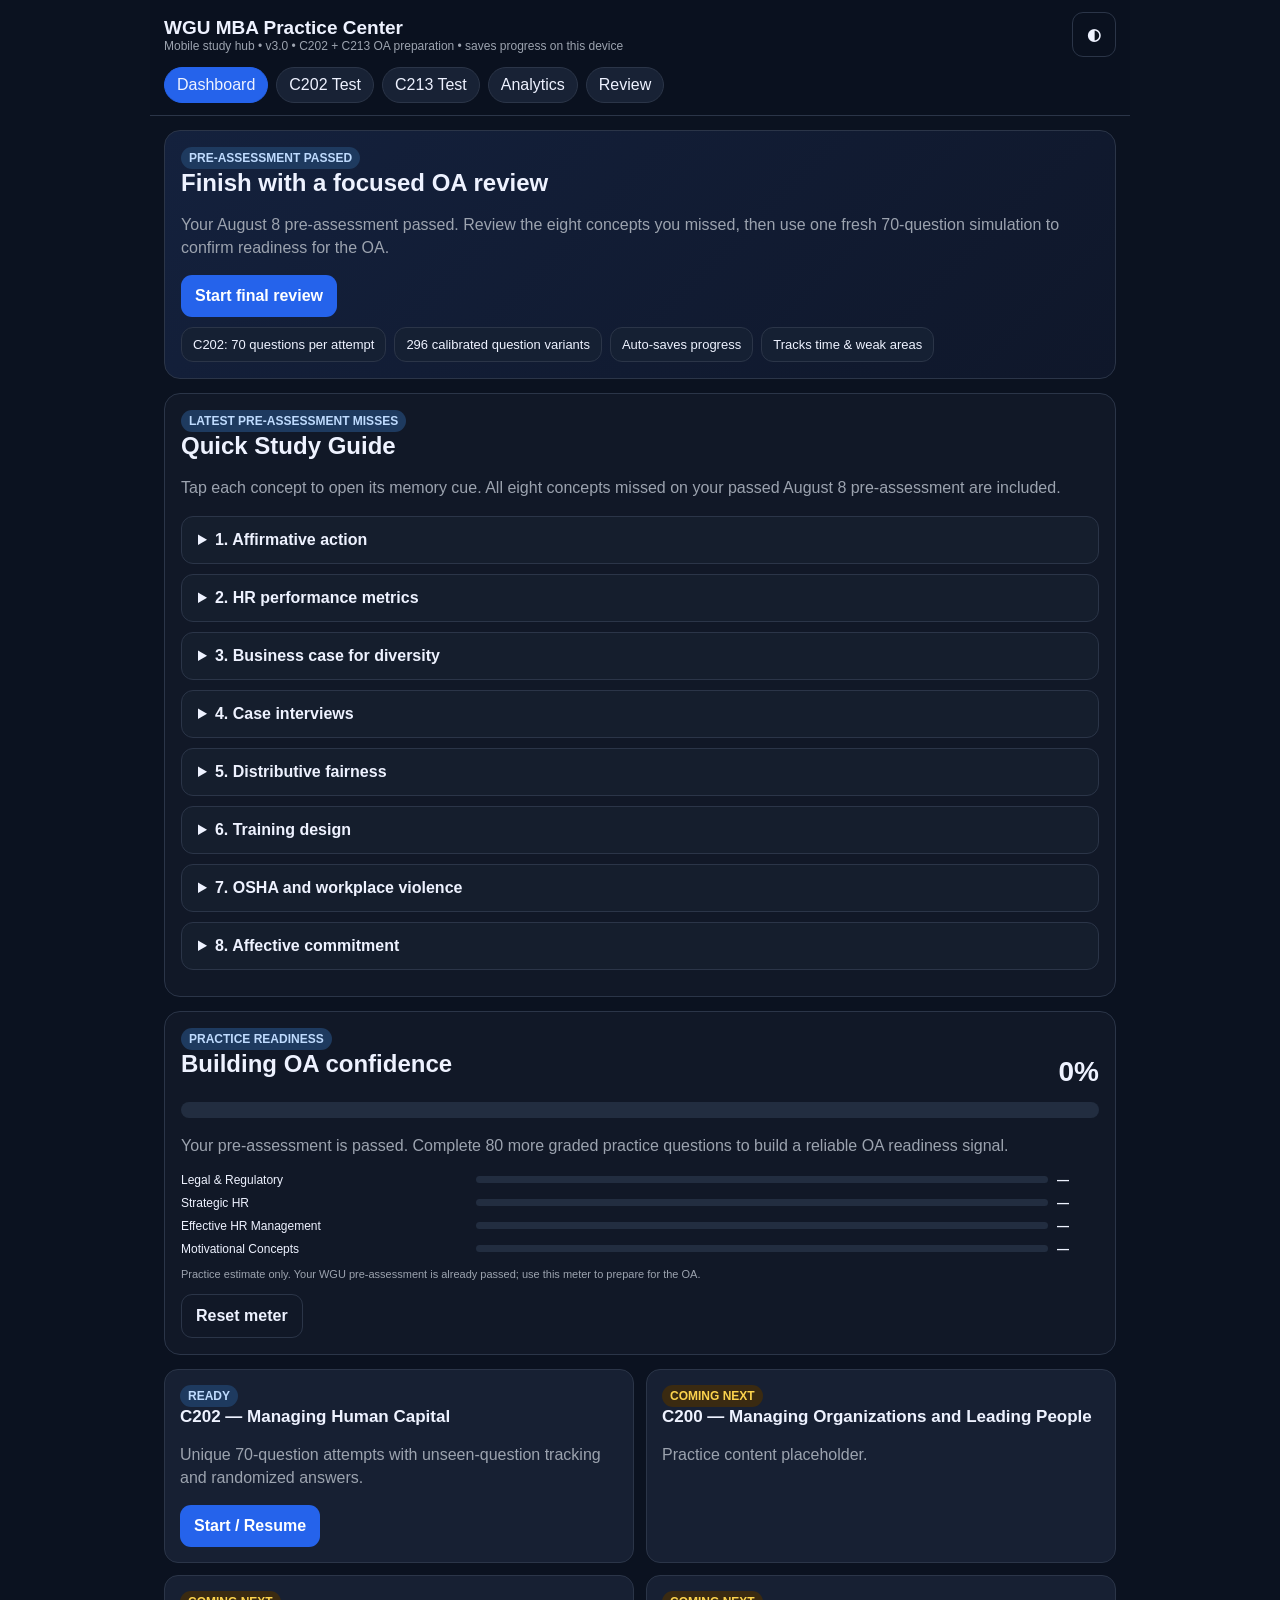
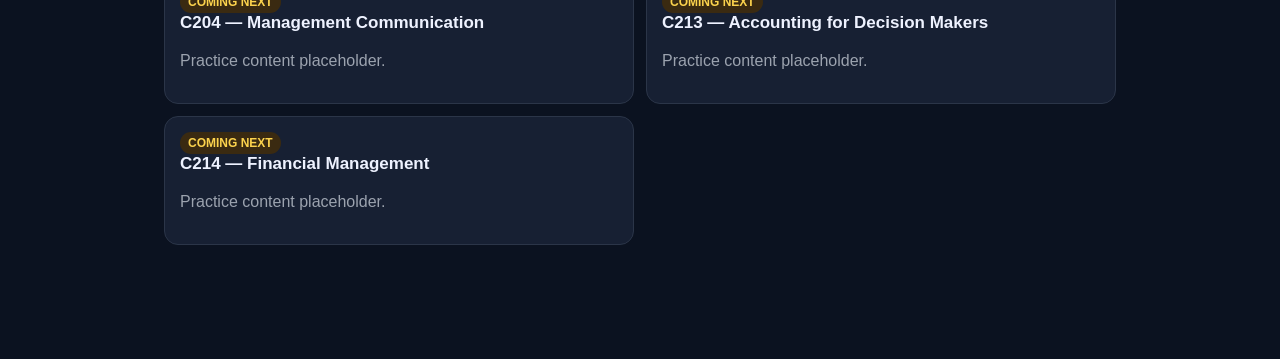
<file: index.html>
<!doctype html>
<html lang="en">
<head>
<meta charset="utf-8">
<meta name="viewport" content="width=device-width,initial-scale=1,viewport-fit=cover">
<meta name="theme-color" content="#0f172a">
<title>WGU MBA Practice Center</title>
<style>
:root {
  --bg:#0b1220; --panel:#111827; --panel2:#172033; --text:#eef2ff; --muted:#9ca3af;
  --line:#2b3548; --accent:#60a5fa; --accent2:#2563eb; --good:#16a34a; --bad:#dc2626;
  --warn:#d97706; --white:#fff;
}
*{box-sizing:border-box}
html{scroll-behavior:smooth}
body{margin:0;font-family:-apple-system,BlinkMacSystemFont,"Segoe UI",Roboto,Arial,sans-serif;background:var(--bg);color:var(--text)}
button,input{font:inherit}
.app{max-width:980px;margin:auto;padding-bottom:100px}
.topbar{position:sticky;top:0;z-index:30;background:rgba(11,18,32,.96);backdrop-filter:blur(12px);border-bottom:1px solid var(--line);padding:12px 14px}
.toprow{display:flex;justify-content:space-between;align-items:center;gap:12px}
.brand{font-weight:800;font-size:19px}
.sub{font-size:12px;color:var(--muted)}
.nav{display:flex;gap:8px;margin-top:10px;overflow:auto}
.nav button{flex:0 0 auto;background:#182235;color:var(--text);border:1px solid var(--line);border-radius:999px;padding:8px 12px}
.nav button.active{background:var(--accent2);border-color:var(--accent2)}
main{padding:14px}
.card{background:var(--panel);border:1px solid var(--line);border-radius:16px;padding:16px;margin-bottom:14px}
.hero{background:linear-gradient(135deg,#14213d,#0f172a)}
h1,h2,h3{margin:0 0 10px}
p{line-height:1.45}
.muted{color:var(--muted)}
.grid{display:grid;grid-template-columns:repeat(2,minmax(0,1fr));gap:12px}
.course{padding:15px;border-radius:14px;background:var(--panel2);border:1px solid var(--line)}
.course h3{font-size:17px}
.badge{display:inline-block;border-radius:999px;padding:4px 8px;font-size:12px;font-weight:700;background:#1e3a5f;color:#bfdbfe}
.badge.soon{background:#3a2a11;color:#fcd34d}
.btn{border:0;border-radius:11px;padding:12px 14px;font-weight:750;cursor:pointer}
.primary{background:var(--accent2);color:white}
.secondary{background:#253044;color:white}
.ghost{background:transparent;color:var(--text);border:1px solid var(--line)}
.danger{background:#7f1d1d;color:white}
.row{display:flex;gap:10px;flex-wrap:wrap}
.row .btn{flex:1}
.statrow{display:flex;gap:8px;flex-wrap:wrap;margin-top:10px}
.stat{background:#152033;border:1px solid var(--line);border-radius:12px;padding:9px 11px;font-size:13px}
.hidden{display:none!important}
.modeChoice{display:grid;grid-template-columns:1fr 1fr;gap:12px}
.mode{padding:16px;background:#162033;border:1px solid var(--line);border-radius:14px;cursor:pointer}
.mode.selected{outline:2px solid var(--accent)}
.mode .open{display:block;margin-top:14px;color:#93c5fd;font-weight:800;font-size:14px}
.progressWrap{height:8px;background:#222d40;border-radius:999px;overflow:hidden;margin-top:10px}
.progressBar{height:100%;background:var(--accent);width:0}
.readinessMeter{height:16px;background:#222d40;border-radius:999px;overflow:hidden;margin:14px 0 8px}
.readinessFill{height:100%;width:0;background:linear-gradient(90deg,#f59e0b,#60a5fa,#22c55e);transition:width .4s ease}
.readinessTop{display:flex;justify-content:space-between;gap:12px;align-items:end}
.readinessTop strong{font-size:28px}.readinessLabel{font-weight:800;color:#bfdbfe}
.miniBars{display:grid;gap:9px;margin-top:16px}.miniBar{display:grid;grid-template-columns:minmax(130px,1fr) 2fr 42px;gap:9px;align-items:center;font-size:12px}.miniTrack{height:7px;background:#222d40;border-radius:999px;overflow:hidden}.miniTrack span{display:block;height:100%;background:#60a5fa}
.questionCard{background:var(--panel);border:1px solid var(--line);border-radius:16px;padding:16px;margin-bottom:14px}
.qmeta{display:flex;justify-content:space-between;gap:8px;color:var(--muted);font-size:13px;margin-bottom:8px}
.qtext{font-size:18px;font-weight:700;line-height:1.42;margin-bottom:14px}
.option{display:flex;align-items:flex-start;gap:10px;padding:13px;border:1px solid var(--line);border-radius:12px;margin:9px 0;background:#151e2d;cursor:pointer}
.option:has(input:checked){border-color:var(--accent);background:#14253d}
.option input{margin-top:3px;transform:scale(1.2)}
.feedback{margin-top:12px;border-radius:12px;padding:12px;line-height:1.45}
.feedback.good{background:#0f2f1f;border:1px solid #166534}
.feedback.bad{background:#351515;border:1px solid #991b1b}
.feedback b{display:block;margin-bottom:4px}
.bookmark{background:transparent;border:1px solid var(--line);color:#facc15;border-radius:10px;padding:8px 10px}
.bottom{position:fixed;left:0;right:0;bottom:0;background:rgba(17,24,39,.98);border-top:1px solid var(--line);padding:10px 12px;z-index:40}
.bottom .inner{max-width:980px;margin:auto;display:flex;gap:8px}
.bottom .btn{flex:1}
.analyticsGrid{display:grid;grid-template-columns:repeat(2,minmax(0,1fr));gap:10px}
.metric{background:#151e2d;border:1px solid var(--line);border-radius:12px;padding:12px}
.metric strong{font-size:22px;display:block}
table{width:100%;border-collapse:collapse;font-size:14px}
th,td{text-align:left;padding:10px 6px;border-bottom:1px solid var(--line)}
.goodText{color:#86efac} .badText{color:#fca5a5}
.reviewItem{padding:12px;border:1px solid var(--line);border-radius:12px;margin:10px 0;background:#151e2d}
.studyGuide details{border:1px solid var(--line);border-radius:12px;margin:10px 0;background:#151e2d;overflow:hidden}
.studyGuide summary{cursor:pointer;padding:14px 16px;font-weight:800;list-style-position:inside}
.studyGuide details p{margin:0;padding:0 16px 16px;line-height:1.55;color:var(--muted)}
.studyGuide .cue{color:#bfdbfe;font-weight:800}
@media(max-width:640px){
 .grid,.modeChoice,.analyticsGrid{grid-template-columns:1fr}
 .qtext{font-size:17px}
 .row{flex-direction:column}
 .brand{font-size:18px}
}
</style>
</head>
<body>
<div class="app">
  <header class="topbar">
    <div class="toprow">
      <div>
        <div class="brand">WGU MBA Practice Center</div>
        <div class="sub">Mobile study hub • v3.0 • C202 + C213 OA preparation • saves progress on this device</div>
      </div>
      <button class="ghost btn" onclick="toggleTheme()">◐</button>
    </div>
    <div class="nav">
      <button id="navDash" class="active" onclick="showView('dashboard')">Dashboard</button>
      <button id="navTest" onclick="openC202()">C202 Test</button>
      <button onclick="window.location.href='https://jslail74.github.io/-wgu-mba-command-center/c213/'">C213 Test</button>
      <button id="navAnalytics" onclick="showAnalytics()">Analytics</button>
      <button id="navReview" onclick="showReview()">Review</button>
    </div>
  </header>

  <main>
    <section id="dashboard">
      <div class="card hero">
        <span class="badge">PRE-ASSESSMENT PASSED</span>
        <h1>Finish with a focused OA review</h1>
        <p class="muted">Your August 8 pre-assessment passed. Review the eight concepts you missed, then use one fresh 70-question simulation to confirm readiness for the OA.</p>
        <button class="btn primary" onclick="startRecommended()">Start final review</button>
        <div class="statrow">
          <div class="stat">C202: 70 questions per attempt</div>
          <div class="stat">296 calibrated question variants</div>
          <div class="stat">Auto-saves progress</div>
          <div class="stat">Tracks time & weak areas</div>
        </div>
      </div>
      <div class="card studyGuide">
        <span class="badge">LATEST PRE-ASSESSMENT MISSES</span>
        <h2>Quick Study Guide</h2>
        <p class="muted">Tap each concept to open its memory cue. All eight concepts missed on your passed August 8 pre-assessment are included.</p>
        <details><summary>1. Affirmative action</summary><p><span class="cue">Remember: remedy past effects.</span> Affirmative action proactively addresses past exclusion or employment practices that created adverse effects. It expands opportunity; it does not guarantee jobs or replace qualifications.</p></details>
        <details><summary>2. HR performance metrics</summary><p><span class="cue">Start with business goals.</span> Choose HR measures by first identifying the organization's goals, then measure whether staffing, development, retention, or other people practices help achieve them.</p></details>
        <details><summary>3. Business case for diversity</summary><p><span class="cue">Think risk, reputation, talent, and decisions.</span> Diversity can broaden the talent pool and perspectives while reducing discrimination risk and negative public relations. It does not automatically increase employees' average education.</p></details>
        <details><summary>4. Case interviews</summary><p><span class="cue">Show how you solve a current problem.</span> A case interview asks the candidate to analyze a realistic business situation and demonstrate reasoning that supports company goals. Describing a past event is a behavioral interview.</p></details>
        <details><summary>5. Distributive fairness</summary><p><span class="cue">Distribution = outcome.</span> Distributive fairness concerns whether the hiring result is perceived as fair. People receiving a favorable outcome are generally more likely to appreciate it; procedural fairness concerns how the process was conducted.</p></details>
        <details><summary>6. Training design</summary><p><span class="cue">Assess, then design.</span> Needs assessment identifies the gap. Designing the training system comes next and converts the gap into objectives, content, instructional methods, sequencing, and evaluation plans.</p></details>
        <details><summary>7. OSHA and workplace violence</summary><p><span class="cue">OSHA = workplace safety.</span> OSHA advocates written and implemented workplace-violence prevention programs as part of protecting employee safety and health.</p></details>
        <details><summary>8. Affective commitment</summary><p><span class="cue">Affective = affection.</span> An employee stays because of emotional attachment and identification with the organization's values and goals. Continuance means the cost of leaving is high; normative means feeling obligated to stay.</p></details>
      </div>
      <div class="card" id="readinessCard">
        <div class="readinessTop"><div><span class="badge">PRACTICE READINESS</span><h2 id="readinessTitle">Building your baseline</h2></div><strong id="readinessScore">0%</strong></div>
        <div class="readinessMeter"><div class="readinessFill" id="readinessFill"></div></div>
        <p class="muted" id="readinessMessage">Complete a Learn or Final Review session to begin measuring readiness.</p>
        <div class="miniBars" id="readinessCompetencies"></div>
        <p class="muted" style="font-size:11px">Practice estimate only. Your WGU pre-assessment is already passed; use this meter to prepare for the OA.</p>
        <button class="btn ghost" onclick="resetReadiness()">Reset meter</button>
      </div>
      <div class="grid">
        <div class="course">
          <span class="badge">READY</span>
          <h3>C202 — Managing Human Capital</h3>
          <p class="muted">Unique 70-question attempts with unseen-question tracking and randomized answers.</p>
          <button class="btn primary" onclick="openC202()">Start / Resume</button>
        </div>
        <div class="course"><span class="badge soon">COMING NEXT</span><h3>C200 — Managing Organizations and Leading People</h3><p class="muted">Practice content placeholder.</p></div>
        <div class="course"><span class="badge soon">COMING NEXT</span><h3>C204 — Management Communication</h3><p class="muted">Practice content placeholder.</p></div>
        <div class="course"><span class="badge soon">COMING NEXT</span><h3>C213 — Accounting for Decision Makers</h3><p class="muted">Practice content placeholder.</p></div>
        <div class="course"><span class="badge soon">COMING NEXT</span><h3>C214 — Financial Management</h3><p class="muted">Practice content placeholder.</p></div>
      </div>
    </section>

    <section id="setup" class="hidden">
      <div class="card">
        <h2>C202 Practice OA</h2>
        <p class="muted">Short sessions build retention. Use the full simulation when you are ready to measure progress.</p>
        <div class="modeChoice">
          <div id="learnModeCard" class="mode" role="button" tabindex="0" onclick="startMode('learn')">
            <h3>Learn · 10</h3>
            <p class="muted">Immediate answers and teaching rationales.</p>
            <span class="open">Start learning →</span>
          </div>
          <div id="weakModeCard" class="mode" role="button" tabindex="0" onclick="startMode('weak')">
            <h3>Final Review · 20</h3>
            <p class="muted">Targets the concepts missed on your latest passed pre-assessment.</p>
            <span class="open">Practice final gaps →</span>
          </div>
          <div id="examModeCard" class="mode" role="button" tabindex="0" onclick="startMode('exam')">
            <h3>OA Simulation · 70</h3>
            <p class="muted">No feedback until you submit the full exam.</p>
            <span class="open">Begin simulation →</span>
          </div>
          <div id="reviewModeCard" class="mode" role="button" tabindex="0" onclick="showReview()">
            <h3>Review Due</h3>
            <p class="muted">Revisit missed and bookmarked questions.</p>
            <span class="open">Open review →</span>
          </div>
        </div>
        <div class="row" style="margin-top:14px">
          <button class="btn secondary" onclick="resumeTest()">Resume Saved Test</button>
        </div>
      </div>
    </section>

    <section id="testView" class="hidden">
      <div class="card">
        <div class="toprow">
          <div>
            <h2>C202 Practice OA</h2>
            <div class="muted" id="modeLabel">Study Mode</div>
          </div>
          <button class="bookmark" onclick="toggleBookmark()">☆ Bookmark</button>
        </div>
        <div class="statrow">
          <div class="stat" id="qStat">Question 1 / 70</div>
          <div class="stat" id="scoreStat">Score 0 / 0</div>
          <div class="stat" id="timeStat">00:00:00</div>
        </div>
        <div class="progressWrap"><div id="prog" class="progressBar"></div></div>
      </div>

      <div id="questionHost"></div>
    </section>

    <section id="analytics" class="hidden"></section>
    <section id="review" class="hidden"></section>
  </main>
</div>

<div id="bottomBar" class="bottom hidden">
  <div class="inner">
    <button class="btn secondary" onclick="prevQ()">Previous</button>
    <button id="gradeBtn" class="btn primary" onclick="gradeCurrent()">Grade Answer</button>
    <button class="btn secondary" onclick="nextQ()">Next</button>
  </div>
</div>

<script src="calibrated-questions.js"></script>
<script>
const Q = [{"q": "A company uses a neutral preemployment test that results in a substantially lower selection rate for a protected group, and the company cannot show that the test is job related. What concept is illustrated?", "o": ["Disparate treatment", "Adverse impact", "Bona fide occupational qualification", "Reasonable accommodation"], "a": 1, "r": "Adverse impact occurs when a facially neutral employment practice disproportionately harms a protected group and cannot be justified as job related and consistent with business necessity.", "tag": "Legal & Regulatory"}, {"q": "A supervisor refuses to promote an employee specifically because of the employee's national origin. What type of discrimination is this?", "o": ["Adverse impact", "Disparate treatment", "Job analysis", "Affirmative action"], "a": 1, "r": "Disparate treatment is intentional discrimination based on a protected characteristic.", "tag": "Legal & Regulatory"}, {"q": "Which Supreme Court case is the seminal 1971 adverse-impact decision involving employment tests at Duke Power?", "o": ["Ricci v. DeStefano", "Griggs v. Duke Power Co.", "Brown v. Board of Education", "Meritor Savings Bank v. Vinson"], "a": 1, "r": "Griggs v. Duke Power Co. established that facially neutral employment practices can violate Title VII when they have unjustified discriminatory effects.", "tag": "Legal & Regulatory"}, {"q": "A job requires actors playing a specific historical female character to be female. Which defense may apply to the sex requirement?", "o": ["Reasonable accommodation", "BFOQ", "Adverse impact", "Seniority"], "a": 1, "r": "A bona fide occupational qualification may permit consideration of religion, sex, or national origin when it is reasonably necessary to the normal operation of the business. Race is never a BFOQ.", "tag": "Legal & Regulatory"}, {"q": "What is the primary purpose of affirmative action?", "o": ["Guarantee jobs to every protected-class applicant", "Proactively address discrimination and its past effects", "Replace all merit-based hiring", "Allow race norming on selection tests"], "a": 1, "r": "Affirmative action is a proactive effort to increase opportunity and address discrimination and its lingering effects; it does not eliminate job-related qualification standards.", "tag": "Legal & Regulatory"}, {"q": "Executive Order 11246 historically required covered federal contractors to do which of the following?", "o": ["Eliminate overtime pay", "Maintain affirmative action obligations", "Provide unlimited unpaid leave", "Avoid all preemployment testing"], "a": 1, "r": "Executive Order 11246 imposed nondiscrimination and affirmative-action requirements on covered federal contractors.", "tag": "Legal & Regulatory"}, {"q": "Which law generally prohibits employment discrimination based on race, color, religion, sex, and national origin?", "o": ["Title VII of the Civil Rights Act of 1964", "FLSA", "WARN Act", "NLRA"], "a": 0, "r": "Title VII is the core federal employment-discrimination statute covering race, color, religion, sex, and national origin.", "tag": "Legal & Regulatory"}, {"q": "Which federal law generally protects qualified individuals with disabilities from employment discrimination and requires reasonable accommodation absent undue hardship?", "o": ["ADEA", "ADA", "FMLA", "ERISA"], "a": 1, "r": "The Americans with Disabilities Act protects qualified individuals with disabilities and requires reasonable accommodation unless doing so would create an undue hardship.", "tag": "Legal & Regulatory"}, {"q": "An employee requests a modified workstation because of a disability. What should HR evaluate first?", "o": ["Whether the employee belongs to a union", "Whether the accommodation is reasonable and enables essential job functions", "Whether coworkers approve", "Whether the employee has five years of service"], "a": 1, "r": "ADA analysis focuses on whether the employee is qualified, the job's essential functions, and whether a reasonable accommodation can be provided without undue hardship.", "tag": "Legal & Regulatory"}, {"q": "Which law generally protects employees age 40 and older from age discrimination?", "o": ["ADEA", "EPA", "FLSA", "COBRA"], "a": 0, "r": "The Age Discrimination in Employment Act protects individuals who are age 40 or older.", "tag": "Legal & Regulatory"}, {"q": "Which law requires substantially equal pay for men and women performing substantially equal work under covered conditions?", "o": ["Equal Pay Act", "WARN Act", "NLRA", "FMLA"], "a": 0, "r": "The Equal Pay Act prohibits sex-based wage discrimination for substantially equal work under the statute's requirements.", "tag": "Legal & Regulatory"}, {"q": "Which law establishes federal minimum-wage and overtime requirements for covered nonexempt employees?", "o": ["FLSA", "FMLA", "ERISA", "Title VII"], "a": 0, "r": "The Fair Labor Standards Act governs federal minimum wage, overtime, child-labor rules, and exempt/nonexempt classifications.", "tag": "Legal & Regulatory"}, {"q": "Which law gives eligible employees of covered employers job-protected unpaid leave for qualifying family and medical reasons?", "o": ["FMLA", "NLRA", "ADA", "ADEA"], "a": 0, "r": "The Family and Medical Leave Act provides eligible employees with job-protected unpaid leave for specified qualifying reasons.", "tag": "Legal & Regulatory"}, {"q": "Which law protects employees' rights to organize, bargain collectively, and engage in protected concerted activity?", "o": ["NLRA/Wagner Act", "WARN Act", "Equal Pay Act", "OSHA"], "a": 0, "r": "The National Labor Relations Act, also called the Wagner Act, protects organizing, collective bargaining, and protected concerted activity.", "tag": "Legal & Regulatory"}, {"q": "A manager threatens to fire employees if they attempt to unionize. Which law is most directly implicated?", "o": ["FLSA", "NLRA/Wagner Act", "FMLA", "COBRA"], "a": 1, "r": "Retaliation or coercion related to protected union activity can violate the NLRA.", "tag": "Legal & Regulatory"}, {"q": "Which law generally requires certain employers to provide advance notice of qualifying plant closings or mass layoffs?", "o": ["WARN Act", "ADA", "ADEA", "Equal Pay Act"], "a": 0, "r": "The Worker Adjustment and Retraining Notification Act generally requires advance notice for covered plant closings and mass layoffs.", "tag": "Legal & Regulatory"}, {"q": "Which federal agency administers and enforces many federal workplace anti-discrimination laws?", "o": ["EEOC", "NLRB", "SEC", "EPA"], "a": 0, "r": "The Equal Employment Opportunity Commission enforces major federal employment-discrimination statutes.", "tag": "Legal & Regulatory"}, {"q": "Which agency administers the National Labor Relations Act?", "o": ["EEOC", "NLRB", "OSHA", "IRS"], "a": 1, "r": "The National Labor Relations Board administers and enforces the NLRA.", "tag": "Legal & Regulatory"}, {"q": "Which law is primarily concerned with workplace safety and health standards?", "o": ["OSHA", "FMLA", "ADEA", "COBRA"], "a": 0, "r": "The Occupational Safety and Health Act created a framework for workplace safety and health standards.", "tag": "Legal & Regulatory"}, {"q": "Which statement best describes sexual harassment under Title VII?", "o": ["It can include quid pro quo or a hostile work environment", "It only occurs when a supervisor is involved", "It requires physical touching", "It is legal if no one complains"], "a": 0, "r": "Sexual harassment can take several forms, including quid pro quo harassment and conduct sufficiently severe or pervasive to create a hostile work environment.", "tag": "Legal & Regulatory"}, {"q": "A manager tells an employee that a promotion depends on going on a date with the manager. What type of harassment is this?", "o": ["Hostile environment only", "Quid pro quo", "Adverse impact", "BFOQ"], "a": 1, "r": "Quid pro quo harassment occurs when employment benefits or detriments are conditioned on submission to unwelcome sexual conduct.", "tag": "Legal & Regulatory"}, {"q": "Repeated severe sexual comments make the workplace intimidating and offensive. Which concept best applies?", "o": ["Hostile work environment", "Job enlargement", "Constructive feedback", "Seniority system"], "a": 0, "r": "Harassing conduct may create a hostile work environment when it is sufficiently severe or pervasive under applicable law.", "tag": "Legal & Regulatory"}, {"q": "A company rejects a candidate because customers prefer employees of a certain race. Which statement is correct?", "o": ["Customer preference makes race a valid BFOQ", "Race can never be a BFOQ", "It is allowed if sales increase", "It is lawful if stated in the job description"], "a": 1, "r": "Race cannot be used as a BFOQ, and customer preference does not justify race discrimination.", "tag": "Legal & Regulatory"}, {"q": "What is the 'four-fifths rule' commonly used to screen for possible adverse impact?", "o": ["A protected group's selection rate is less than 80% of the highest group's rate", "80% of employees must be promoted annually", "Four of every five hires must be internal", "80% of applicants must pass every test"], "a": 0, "r": "The four-fifths rule is a practical screening guideline: a selection rate below 80% of the rate for the highest group can indicate potential adverse impact.", "tag": "Legal & Regulatory"}, {"q": "Group A has a 50% selection rate and Group B has a 30% selection rate. Using the four-fifths rule, what is the result for Group B relative to Group A?", "o": ["No adverse-impact indication because 30% is above 25%", "Potential adverse impact because 30/50 = 60%", "No issue because both rates are below 80%", "Disparate treatment is automatically proven"], "a": 1, "r": "30% divided by 50% equals 60%, which is below the 80% guideline and therefore indicates potential adverse impact.", "tag": "Legal & Regulatory"}, {"q": "What is race norming?", "o": ["Adjusting test scores based on race or ethnicity", "Making a test more job related", "Providing reasonable accommodation", "Using a structured interview"], "a": 0, "r": "Race norming means adjusting or interpreting scores differently based on race or ethnicity; federal law prohibits this practice in employment testing.", "tag": "Legal & Regulatory"}, {"q": "Which of the following is an example of a facially neutral policy that may create adverse impact?", "o": ["Refusing to hire someone because she is pregnant", "Requiring all warehouse applicants to be at least six feet tall", "Calling an applicant a racial slur", "Paying a woman less because she is a woman"], "a": 1, "r": "A universal height requirement appears neutral but may disproportionately exclude women or certain ethnic groups and therefore raise adverse-impact concerns.", "tag": "Legal & Regulatory"}, {"q": "An employer proves that a selection test with adverse impact accurately predicts safe performance in a safety-critical job. What is the employer's strongest defense?", "o": ["Customer preference", "Business necessity/job relatedness", "Seniority alone", "At-will employment"], "a": 1, "r": "A practice with adverse impact may be defensible when it is job related for the position and consistent with business necessity.", "tag": "Legal & Regulatory"}, {"q": "Which of the following is NOT a protected category under Title VII itself?", "o": ["Race", "Religion", "National origin", "Age"], "a": 3, "r": "Age discrimination is addressed primarily by the ADEA, not Title VII.", "tag": "Legal & Regulatory"}, {"q": "A religious employee asks for a schedule adjustment to observe a holy day. What concept applies?", "o": ["Reasonable accommodation", "Adverse impact only", "Comparable worth", "Job rotation"], "a": 0, "r": "Title VII may require reasonable accommodation of sincerely held religious practices unless it causes undue hardship under the governing standard.", "tag": "Legal & Regulatory"}, {"q": "What is the first major step in the human resource planning process?", "o": ["Strategic planning", "Exit interviews", "Performance appraisal", "Job posting"], "a": 0, "r": "Human resource planning begins with understanding the organization's strategic direction so workforce requirements can be aligned with it.", "tag": "Strategic HR Planning"}, {"q": "After strategic planning, HR estimates the number and types of employees the organization will need. What is this called?", "o": ["Labor demand forecasting", "Job evaluation", "Benchmarking compensation", "Succession replacement"], "a": 0, "r": "Labor demand forecasting predicts the future quantity and types of employees needed.", "tag": "Strategic HR Planning"}, {"q": "HR estimates the availability of qualified workers inside and outside the organization. What is this called?", "o": ["Labor supply forecasting", "Job enrichment", "Behavioral modeling", "Pay compression"], "a": 0, "r": "Labor supply forecasting estimates the future availability of talent from internal and external sources.", "tag": "Strategic HR Planning"}, {"q": "Forecasting shows that the organization will have more employees than needed. What condition exists?", "o": ["Labor shortage", "Labor surplus", "Adverse impact", "Skill premium"], "a": 1, "r": "When expected labor supply exceeds expected labor demand, the organization faces a labor surplus.", "tag": "Strategic HR Planning"}, {"q": "Forecasting shows that the organization will need 40 engineers but expects only 25 to be available. What condition exists?", "o": ["Labor surplus", "Labor shortage", "Replacement chart", "Job enlargement"], "a": 1, "r": "Demand exceeds projected supply, which creates a labor shortage.", "tag": "Strategic HR Planning"}, {"q": "Which action is most appropriate for a long-term labor shortage?", "o": ["Recruiting and developing talent", "Downsizing", "Hiring freeze", "Early-retirement incentives"], "a": 0, "r": "Recruiting, training, succession development, and retention are common approaches when projected labor demand exceeds supply.", "tag": "Strategic HR Planning"}, {"q": "Which action is most appropriate for a persistent labor surplus?", "o": ["Aggressive external recruiting", "Downsizing or attrition", "Signing bonuses", "Overtime expansion"], "a": 1, "r": "A persistent labor surplus may be addressed through attrition, reduced hours, hiring freezes, redeployment, or downsizing.", "tag": "Strategic HR Planning"}, {"q": "What is succession planning designed to accomplish?", "o": ["Identify and develop employees for critical future roles", "Calculate overtime", "Determine OSHA citations", "Set product prices"], "a": 0, "r": "Succession planning builds a pipeline of qualified people who can fill key positions in the future.", "tag": "Strategic HR Planning"}, {"q": "What is a replacement chart primarily used for?", "o": ["Show potential replacements for key positions", "Determine market pay rates", "Calculate turnover costs", "Document safety violations"], "a": 0, "r": "Replacement charts identify current incumbents and possible candidates who could replace them in key roles.", "tag": "Strategic HR Planning"}, {"q": "What is the primary purpose of a skills inventory?", "o": ["Track employee qualifications, capabilities, and experience", "Measure customer satisfaction", "Record union grievances", "Calculate payroll taxes"], "a": 0, "r": "A skills inventory helps HR understand the organization's current internal talent supply.", "tag": "Strategic HR Planning"}, {"q": "What process identifies the tasks, duties, responsibilities, and required competencies of a job?", "o": ["Job analysis", "Job rotation", "Job evaluation", "Workforce reduction"], "a": 0, "r": "Job analysis systematically gathers information about job duties and the knowledge, skills, abilities, and other characteristics needed.", "tag": "Strategic HR Planning"}, {"q": "Which document primarily describes a job's duties and responsibilities?", "o": ["Job description", "Job specification", "Offer letter", "Replacement chart"], "a": 0, "r": "A job description focuses on what the job entails—its duties, responsibilities, and working conditions.", "tag": "Strategic HR Planning"}, {"q": "Which document primarily states the qualifications a person needs to perform a job?", "o": ["Job specification", "Job description", "Performance log", "Organizational chart"], "a": 0, "r": "A job specification describes the KSAOs and other qualifications required of the jobholder.", "tag": "Strategic HR Planning"}, {"q": "An organization adds more tasks at the same general level of responsibility to a job. What is this called?", "o": ["Job enlargement", "Job enrichment", "Job simplification", "Job evaluation"], "a": 0, "r": "Job enlargement horizontally expands a job by adding tasks of similar responsibility.", "tag": "Strategic HR Planning"}, {"q": "An organization gives an employee greater autonomy, responsibility, and control over how work is performed. What is this called?", "o": ["Job enrichment", "Job enlargement", "Job sharing", "Downsizing"], "a": 0, "r": "Job enrichment vertically expands a job by increasing responsibility, autonomy, and meaningfulness.", "tag": "Strategic HR Planning"}, {"q": "Employees periodically move among different jobs to broaden skills. What is this called?", "o": ["Job rotation", "Job evaluation", "Job posting", "Job pricing"], "a": 0, "r": "Job rotation moves employees through different assignments to broaden skills, reduce monotony, or support development.", "tag": "Strategic HR Planning"}, {"q": "What is strategic human resource management?", "o": ["Aligning HR practices with organizational strategy", "Handling only payroll transactions", "Delegating all hiring to line managers", "Eliminating performance evaluations"], "a": 0, "r": "Strategic HRM links workforce capabilities and HR systems to the organization's strategic objectives.", "tag": "Strategic HR Planning"}, {"q": "Which HR metric is calculated by dividing the number of employees who leave during a period by the average workforce size?", "o": ["Turnover rate", "Selection ratio", "Yield ratio", "Compa-ratio"], "a": 0, "r": "Turnover rate measures employee separations relative to the workforce during a specified period.", "tag": "Strategic HR Planning"}, {"q": "What does a high voluntary turnover rate most directly signal to HR?", "o": ["Potential retention problems", "Guaranteed labor surplus", "Perfect job fit", "No need for recruiting"], "a": 0, "r": "High voluntary turnover often indicates retention, engagement, compensation, leadership, or job-fit concerns that warrant investigation.", "tag": "Strategic HR Planning"}, {"q": "What is benchmarking in HR?", "o": ["Comparing practices or metrics with relevant standards or organizations", "Automatically promoting senior employees", "Testing applicants without validation", "Replacing performance management with discipline"], "a": 0, "r": "Benchmarking compares an organization's practices or outcomes with internal or external standards to identify gaps and opportunities.", "tag": "Strategic HR Planning"}, {"q": "What is the primary purpose of recruitment?", "o": ["Generate a pool of qualified applicants", "Choose the final candidate", "Determine an employee's raise", "Conduct exit interviews"], "a": 0, "r": "Recruitment attracts and generates a pool of qualified applicants; selection determines which candidate receives the job.", "tag": "Staffing & Development"}, {"q": "What is the primary purpose of selection?", "o": ["Choose the applicant most likely to succeed in the job", "Create the organization's mission", "Determine product demand", "Set tax policy"], "a": 0, "r": "Selection uses job-related information to determine which applicant best meets the position's requirements.", "tag": "Staffing & Development"}, {"q": "What does reliability mean for a selection test?", "o": ["It produces consistent results", "It measures what it is intended to measure", "It is inexpensive", "It has no adverse impact"], "a": 0, "r": "Reliability is consistency or stability of measurement.", "tag": "Staffing & Development"}, {"q": "What does validity mean for an employment test?", "o": ["It measures or predicts what it is intended to measure or predict", "It always produces identical scores", "It costs less than interviews", "It is liked by applicants"], "a": 0, "r": "Validity concerns whether a tool measures the intended construct or predicts relevant job performance.", "tag": "Staffing & Development"}, {"q": "A test score is strongly associated with later job performance. What type of evidence is this?", "o": ["Criterion-related validity", "Face validity only", "Seniority validity", "Job rotation"], "a": 0, "r": "Criterion-related validity examines the relationship between a predictor, such as a test, and a relevant criterion such as job performance.", "tag": "Staffing & Development"}, {"q": "A selection assessment samples tasks that employees actually perform on the job. What type of validity is emphasized?", "o": ["Content validity", "External equity", "Procedural justice", "Constructive discharge"], "a": 0, "r": "Content validity is supported when an assessment adequately samples important job content.", "tag": "Staffing & Development"}, {"q": "Which interview approach generally improves consistency across applicants?", "o": ["Structured interview", "Unstructured conversation only", "No questions prepared in advance", "Different scoring standards for each applicant"], "a": 0, "r": "Structured interviews use standardized questions and scoring criteria, improving consistency and typically reliability and validity.", "tag": "Staffing & Development"}, {"q": "What is a realistic job preview intended to do?", "o": ["Provide balanced information about the job before hire", "Guarantee retention", "Replace orientation", "Prevent all discrimination claims"], "a": 0, "r": "A realistic job preview gives applicants accurate information about positive and challenging aspects of the job, improving expectations and fit.", "tag": "Staffing & Development"}, {"q": "A recruiter gives candidates an unrealistically positive picture of the job. What problem can result?", "o": ["Unmet expectations and early turnover", "Higher content validity", "Lower labor demand", "Automatic employee engagement"], "a": 0, "r": "Overselling can create a psychological-contract mismatch and increase dissatisfaction and turnover after hire.", "tag": "Staffing & Development"}, {"q": "What is onboarding primarily designed to accomplish?", "o": ["Integrate new employees into the organization and role", "Determine union dues", "Calculate market share", "Replace annual training"], "a": 0, "r": "Onboarding helps new employees understand their jobs, expectations, culture, relationships, and resources.", "tag": "Staffing & Development"}, {"q": "What is the difference between training and development?", "o": ["Training focuses mainly on current-job skills; development prepares for broader or future responsibilities", "Training is only for managers; development is only for hourly workers", "They are identical", "Development deals only with discipline"], "a": 0, "r": "Training generally addresses current performance needs, while development is broader and future oriented.", "tag": "Staffing & Development"}, {"q": "What is needs assessment in training?", "o": ["Determining whether training is needed and what gaps it should address", "Selecting the highest-paid employee", "Calculating unemployment", "Writing a union contract"], "a": 0, "r": "Training needs assessment identifies performance gaps, their causes, and whether training is an appropriate solution.", "tag": "Staffing & Development"}, {"q": "Which training method is especially useful when employees learn by practicing under realistic conditions without risking actual operations?", "o": ["Simulation", "Exit interview", "Job evaluation", "Forced ranking"], "a": 0, "r": "Simulation lets employees practice realistic tasks or decisions in a controlled environment.", "tag": "Staffing & Development"}, {"q": "Which method pairs a less experienced employee with a more experienced person for guidance and career development?", "o": ["Mentoring", "Downsizing", "Job pricing", "Arbitration"], "a": 0, "r": "Mentoring uses a more experienced person to provide guidance, support, and developmental advice.", "tag": "Staffing & Development"}, {"q": "Which developmental approach focuses on improving specific performance through ongoing guidance and feedback?", "o": ["Coaching", "Outplacement", "Mediation", "Benchmarking"], "a": 0, "r": "Coaching provides targeted guidance, feedback, and practice to improve current or emerging capabilities.", "tag": "Staffing & Development"}, {"q": "What is transfer of training?", "o": ["Applying learned knowledge and skills back on the job", "Moving an employee to another location", "Changing the payroll system", "Promoting a trainee"], "a": 0, "r": "Transfer of training occurs when employees successfully apply training content in their actual work.", "tag": "Staffing & Development"}, {"q": "What is the best evidence that training improved organizational performance?", "o": ["Relevant job or business results improved", "Employees enjoyed lunch", "The instructor spoke clearly", "Attendance was high"], "a": 0, "r": "Reaction matters, but results-level evidence links training to relevant performance or organizational outcomes.", "tag": "Staffing & Development"}, {"q": "An employee performs poorly because equipment is defective, not because of a skill gap. What should HR do?", "o": ["Fix the work-system problem rather than assuming training is the solution", "Require more training immediately", "Lower the employee's pay", "Terminate the employee automatically"], "a": 0, "r": "Training is appropriate for knowledge or skill deficiencies; it will not correct environmental barriers such as defective equipment.", "tag": "Staffing & Development"}, {"q": "What is career development?", "o": ["Ongoing activities that help employees manage and prepare for future career roles", "A one-time orientation session", "A payroll audit", "A disciplinary hearing"], "a": 0, "r": "Career development is an ongoing process of building competencies and preparing employees for future roles and opportunities.", "tag": "Staffing & Development"}, {"q": "Why is internal recruiting often attractive to employers?", "o": ["Candidates' performance is already better known and promotions can motivate employees", "It guarantees diversity", "It eliminates all training", "It is legally required"], "a": 0, "r": "Internal recruiting can reduce uncertainty, support development, and reinforce advancement opportunities, though it also has limitations.", "tag": "Staffing & Development"}, {"q": "What is the primary purpose of performance management?", "o": ["Align and improve employee performance with organizational goals", "Punish poor performers", "Eliminate feedback", "Set federal minimum wage"], "a": 0, "r": "Performance management is an ongoing system for setting expectations, monitoring, developing, evaluating, and aligning performance.", "tag": "Performance & Compensation"}, {"q": "Which is the best example of a SMART performance goal?", "o": ["Improve customer service someday", "Reduce average customer response time from 24 hours to 12 hours by December 31", "Work harder", "Be more professional"], "a": 1, "r": "SMART goals are specific, measurable, achievable, relevant, and time-bound.", "tag": "Performance & Compensation"}, {"q": "A manager rates an employee highly on every performance dimension because the employee is exceptionally friendly. What rating error is this?", "o": ["Halo error", "Recency error", "Central tendency", "Contrast error"], "a": 0, "r": "Halo error occurs when one positive characteristic improperly influences ratings on unrelated dimensions.", "tag": "Performance & Compensation"}, {"q": "A manager gives an employee low ratings on every dimension because of one disliked trait. What is this often called?", "o": ["Horns effect", "Leniency", "Central tendency", "Benchmarking"], "a": 0, "r": "The horns effect is the negative counterpart of halo error: one unfavorable impression contaminates multiple ratings.", "tag": "Performance & Compensation"}, {"q": "A supervisor bases an annual appraisal almost entirely on what happened during the last month. What error is this?", "o": ["Recency error", "Halo error", "Strictness error", "Similarity bias"], "a": 0, "r": "Recency error occurs when recent events are overweighted relative to performance across the entire evaluation period.", "tag": "Performance & Compensation"}, {"q": "A manager avoids high or low ratings and gives nearly everyone an average score. What error is this?", "o": ["Central tendency", "Leniency", "Halo", "Primacy"], "a": 0, "r": "Central tendency is the tendency to cluster ratings near the middle of the scale.", "tag": "Performance & Compensation"}, {"q": "A supervisor routinely gives almost everyone unusually high ratings. What rating error is this?", "o": ["Leniency", "Strictness", "Recency", "Contrast"], "a": 0, "r": "Leniency error occurs when a rater systematically assigns ratings that are too favorable.", "tag": "Performance & Compensation"}, {"q": "What does 360-degree feedback typically include?", "o": ["Input from multiple sources such as supervisors, peers, subordinates, and sometimes customers", "Feedback only from HR", "Only objective financial data", "Only a self-rating"], "a": 0, "r": "360-degree feedback combines perspectives from multiple people who interact with the employee.", "tag": "Performance & Compensation"}, {"q": "What is management by objectives (MBO)?", "o": ["A process in which managers and employees establish measurable goals and evaluate results", "A seniority-only promotion rule", "An OSHA inspection method", "A union election process"], "a": 0, "r": "MBO emphasizes jointly established measurable objectives and evaluation against results.", "tag": "Performance & Compensation"}, {"q": "Why should performance standards be job related?", "o": ["To improve fairness, validity, and alignment with actual work", "To make ratings more subjective", "To reduce documentation", "To avoid employee input"], "a": 0, "r": "Job-related performance criteria are more defensible, meaningful, and useful for improving actual job performance.", "tag": "Performance & Compensation"}, {"q": "What is progressive discipline?", "o": ["A sequence of increasingly serious corrective actions when appropriate", "Automatic termination for every first offense", "A compensation system", "A recruitment method"], "a": 0, "r": "Progressive discipline typically escalates corrective action for repeated misconduct while allowing proportional responses, subject to policy and offense severity.", "tag": "Performance & Compensation"}, {"q": "What is the main purpose of an employee grievance procedure?", "o": ["Provide a formal process for raising and resolving workplace complaints", "Calculate overtime", "Set sales quotas", "Determine selection ratios"], "a": 0, "r": "A grievance procedure provides a defined channel for employees to challenge or resolve workplace issues.", "tag": "Performance & Compensation"}, {"q": "What is mediation?", "o": ["A neutral third party helps parties reach their own agreement", "A judge imposes a binding decision", "A supervisor terminates both employees", "A union automatically wins the dispute"], "a": 0, "r": "In mediation, a neutral facilitator assists negotiation but ordinarily does not impose the final outcome.", "tag": "Performance & Compensation"}, {"q": "What is arbitration?", "o": ["A neutral third party hears the dispute and issues a decision, often binding if agreed or required", "Coworkers vote on the outcome", "HR conducts orientation", "Employees create job descriptions"], "a": 0, "r": "Arbitration submits a dispute to a neutral third party who renders a decision under the applicable agreement or process.", "tag": "Performance & Compensation"}, {"q": "What is procedural justice?", "o": ["Perceived fairness of the process used to make decisions", "Equality of everyone's pay regardless of work", "The legal right to overtime", "The number of benefits offered"], "a": 0, "r": "Procedural justice concerns whether decision-making processes are consistent, unbiased, transparent, and fair.", "tag": "Performance & Compensation"}, {"q": "What is direct compensation?", "o": ["Wages, salaries, incentives, and bonuses paid directly to employees", "Only health insurance", "Only paid leave", "Recognition with no monetary value"], "a": 0, "r": "Direct compensation includes monetary payments such as wages, salaries, commissions, incentives, and bonuses.", "tag": "Motivation, Culture & Ethics"}, {"q": "Which is an example of indirect compensation?", "o": ["Employer-paid health insurance", "Hourly wage", "Sales commission", "Cash bonus"], "a": 0, "r": "Indirect compensation consists of benefits and services provided in addition to direct pay.", "tag": "Motivation, Culture & Ethics"}, {"q": "What does internal equity in compensation mean?", "o": ["Pay relationships among jobs within the organization are perceived as fair", "Pay exactly matches every competitor", "All employees receive identical pay", "Benefits are eliminated"], "a": 0, "r": "Internal equity concerns fair pay relationships among jobs inside the organization.", "tag": "Motivation, Culture & Ethics"}, {"q": "What does external equity in compensation mean?", "o": ["The organization's pay is competitive with relevant labor markets", "Everyone inside the company has identical pay", "Managers are paid more than all employees", "No employee receives incentives"], "a": 0, "r": "External equity concerns how the organization's compensation compares with pay for similar work in the external labor market.", "tag": "Motivation, Culture & Ethics"}, {"q": "What is job evaluation used for?", "o": ["Determine the relative internal worth of jobs", "Measure individual employee performance", "Recruit external applicants", "Determine unemployment rates"], "a": 0, "r": "Job evaluation systematically compares jobs to help establish an internally equitable pay structure.", "tag": "Motivation, Culture & Ethics"}, {"q": "What is a pay-for-performance plan designed to do?", "o": ["Link some compensation to performance or results", "Guarantee identical pay", "Replace all base salary with benefits", "Eliminate performance measurement"], "a": 0, "r": "Pay-for-performance programs connect compensation to individual, team, or organizational outcomes.", "tag": "Motivation, Culture & Ethics"}, {"q": "A salesperson earns a percentage of sales revenue. What type of compensation is this?", "o": ["Commission", "Seniority pay", "Indirect benefit", "Job evaluation"], "a": 0, "r": "A commission pays an employee based on sales or similar measurable output.", "tag": "Motivation, Culture & Ethics"}, {"q": "What is a merit increase?", "o": ["A base-pay increase tied to assessed performance", "A legally required overtime payment", "An employee benefit", "A severance payment"], "a": 0, "r": "Merit pay increases base salary based on performance appraisal or related criteria.", "tag": "Motivation, Culture & Ethics"}, {"q": "What is pay compression?", "o": ["Small pay differences between employees despite meaningful differences in experience or responsibility", "A reduction in workweek hours", "A wage garnishment", "A pension vesting rule"], "a": 0, "r": "Pay compression occurs when salary differences between newer and more experienced employees become unusually small.", "tag": "Motivation, Culture & Ethics"}, {"q": "What is a total rewards approach?", "o": ["Combining compensation, benefits, development, recognition, and other valued employment rewards", "Paying only salary", "Eliminating nonfinancial rewards", "Using only seniority to reward employees"], "a": 0, "r": "Total rewards considers the full package employees value, including pay, benefits, recognition, development, and work experience.", "tag": "Motivation, Culture & Ethics"}, {"q": "According to Maslow, which needs are at the base of the hierarchy?", "o": ["Physiological needs", "Esteem needs", "Self-actualization", "Belonging needs"], "a": 0, "r": "Maslow's hierarchy begins with physiological needs, followed by safety, belonging, esteem, and self-actualization.", "tag": "Motivation, Culture & Ethics"}, {"q": "According to Herzberg's two-factor theory, which is a hygiene factor?", "o": ["Salary and working conditions", "Achievement", "Recognition", "Responsibility"], "a": 0, "r": "Hygiene factors include pay, policies, supervision, and working conditions; their absence can cause dissatisfaction.", "tag": "Motivation, Culture & Ethics"}, {"q": "According to Herzberg, which is a motivator?", "o": ["Achievement", "Company policy", "Working conditions", "Base salary"], "a": 0, "r": "Motivators such as achievement, recognition, responsibility, advancement, and meaningful work can promote satisfaction.", "tag": "Motivation, Culture & Ethics"}, {"q": "An employee enjoys solving difficult clinical problems because the work itself is satisfying. What type of motivation is this?", "o": ["Intrinsic motivation", "Extrinsic motivation", "Negative reinforcement", "Coercion"], "a": 0, "r": "Intrinsic motivation comes from interest, enjoyment, mastery, or meaning inherent in the activity itself.", "tag": "Motivation, Culture & Ethics"}, {"q": "An employee works harder to earn a cash bonus. What type of motivation is this?", "o": ["Extrinsic motivation", "Intrinsic motivation", "Self-actualization only", "Job rotation"], "a": 0, "r": "Extrinsic motivation arises from external rewards or consequences such as pay, bonuses, recognition, or penalties.", "tag": "Motivation, Culture & Ethics"}];
const EXAM_SIZE=70;
const KEY='wgu_c202_practice_v5';
const HISTORY_KEY='wgu_c202_seen_questions_v4';
const PROGRESS_KEY='wgu_c202_readiness_v2';
const frames=['','During an HR leadership workshop, apply the relevant principle: ','An HR manager is advising a department leader: ','During a workforce policy review, the team asks: '];
const BANK=CALIBRATED_Q.flatMap((item,source)=>frames.map((frame,variant)=>({...item,q:variant?frame+item.q[0].toLowerCase()+item.q.slice(1):item.q,sourceId:source,bankId:`${source}-${variant}`})));
const FINAL_REVIEW_TERMS=['affirmative action','metric','business goal','diversity','case interview','distributive','training design','training system','workplace violence','osha','affective commitment','emotional attachment'];
let mode='learn';
let state={index:0,answers:Array(10).fill(null),graded:Array(10).fill(false),correct:Array(10).fill(false),bookmarks:Array(10).fill(false),startedAt:null,elapsedBase:0,finished:false,resultsRecorded:false,mode:'learn',exam:null};
let timerHandle=null;

function save(){ localStorage.setItem(KEY,JSON.stringify(state)); }
function load(){ try{const s=JSON.parse(localStorage.getItem(KEY));if(s&&s.answers&&s.exam&&s.answers.length===s.exam.length) state=s;}catch(e){} }
function clearViews(){['dashboard','setup','testView','analytics','review'].forEach(id=>document.getElementById(id).classList.add('hidden'));document.getElementById('bottomBar').classList.add('hidden');document.querySelectorAll('.nav button').forEach(b=>b.classList.remove('active'));}
function showView(v){clearViews();document.getElementById(v).classList.remove('hidden');if(v==='dashboard'){navDash.classList.add('active');renderReadiness()}}
function getProgress(){try{return JSON.parse(localStorage.getItem(PROGRESS_KEY))||{total:0,correct:0,by:{}}}catch(e){return {total:0,correct:0,by:{}}}}
function recordResult(question,isCorrect){const p=getProgress();p.total++;p.correct+=isCorrect?1:0;p.by[question.tag]=p.by[question.tag]||{total:0,correct:0};p.by[question.tag].total++;p.by[question.tag].correct+=isCorrect?1:0;localStorage.setItem(PROGRESS_KEY,JSON.stringify(p))}
function resetReadiness(){if(!confirm('Reset the readiness meter to zero? Bookmarks and saved tests will remain.'))return;localStorage.removeItem(PROGRESS_KEY);renderReadiness()}
function renderReadiness(){const p=getProgress(),accuracy=p.total?Math.round(p.correct/p.total*100):0,evidence=Math.min(1,p.total/80),score=Math.round(accuracy*evidence);const areas=['Legal & Regulatory','Strategic HR','Effective HR Management','Motivational Concepts'];const scores=areas.map(a=>{const d=p.by[a]||{total:0,correct:0};return {a,total:d.total,score:d.total?Math.round(d.correct/d.total*100):0}});const gates=scores.every(x=>x.total>=8&&x.score>=70);const ready=p.total>=80&&accuracy>=80&&gates,close=!ready&&p.total>=40&&accuracy>=70;readinessScore.textContent=score+'%';readinessFill.style.width=score+'%';readinessTitle.textContent=ready?'OA practice-ready':close?'Getting close':'Building OA confidence';readinessMessage.textContent=ready?'Your practice evidence is strong across all four competencies. Complete Review Due, then schedule the OA when you feel rested and confident.':close?'Keep training your lowest competency, then complete one fresh OA simulation.':`Your pre-assessment is passed. Complete ${Math.max(0,80-p.total)} more graded practice questions to build a reliable OA readiness signal.`;readinessCompetencies.innerHTML=scores.map(x=>`<div class="miniBar"><span>${x.a}</span><div class="miniTrack"><span style="width:${x.score}%"></span></div><b>${x.total?x.score+'%':'—'}</b></div>`).join('')}
function openC202(){clearViews();setup.classList.remove('hidden');navTest.classList.add('active');}
function selectMode(m){mode=m;['learn','weak','exam'].forEach(x=>document.getElementById(x+'ModeCard').classList.toggle('selected',m===x));}
function startMode(m){mode=m;startTest(false)}
function sessionConfig(m){return m==='learn'?{size:10,focus:false}:m==='weak'?{size:20,focus:true}:{size:70,focus:false}}
function shuffleList(a){for(let i=a.length-1;i>0;i--){const j=Math.floor(Math.random()*(i+1));[a[i],a[j]]=[a[j],a[i]]}return a}
function uniqueConcepts(order){const used=new Set();return order.filter(i=>{const source=BANK[i].sourceId;if(used.has(source))return false;used.add(source);return true})}
function buildExam(count=EXAM_SIZE,focus=false){
  let seen=[];try{seen=JSON.parse(localStorage.getItem(HISTORY_KEY))||[]}catch(e){}
  let qOrder=[...Array(BANK.length).keys()].filter(i=>!seen.includes(BANK[i].bankId));
  if(qOrder.length<count){seen=[];qOrder=[...Array(BANK.length).keys()]}
  if(focus){const priority=qOrder.filter(i=>{const text=(BANK[i].q+' '+BANK[i].r).toLowerCase();return FINAL_REVIEW_TERMS.some(term=>text.includes(term))});const secondary=qOrder.filter(i=>!priority.includes(i)&&['Motivational Concepts','Effective HR Management','Legal & Regulatory'].includes(BANK[i].tag));const other=qOrder.filter(i=>!priority.includes(i)&&!secondary.includes(i));qOrder=uniqueConcepts([...shuffleList(priority),...shuffleList(secondary),...shuffleList(other)])}else qOrder=uniqueConcepts(shuffleList(qOrder))
  qOrder=qOrder.slice(0,count);
  localStorage.setItem(HISTORY_KEY,JSON.stringify([...seen,...qOrder.map(i=>BANK[i].bankId)]));
  return qOrder.map((sourceIndex,pos)=>{
    const src=BANK[sourceIndex], targetCorrect=pos%4;
    const distractors=[0,1,2,3].filter(x=>x!==src.a);
    for(let i=distractors.length-1;i>0;i--){const j=Math.floor(Math.random()*(i+1));[distractors[i],distractors[j]]=[distractors[j],distractors[i]];}
    const optionOrder=Array(4);
    optionOrder[targetCorrect]=src.a;
    let di=0;
    for(let k=0;k<4;k++) if(k!==targetCorrect) optionOrder[k]=distractors[di++];
    return {sourceIndex,optionOrder};
  });
}
function examQuestion(i){
  const e=state.exam[i], src=BANK[e.sourceIndex];
  return {q:src.q,tag:src.tag,r:src.r,o:e.optionOrder.map(k=>src.o[k]),a:e.optionOrder.indexOf(src.a)};
}
function startTest(resume){
 const cfg=sessionConfig(mode);
 if(!resume) state={index:0,answers:Array(cfg.size).fill(null),graded:Array(cfg.size).fill(false),correct:Array(cfg.size).fill(false),bookmarks:Array(cfg.size).fill(false),startedAt:Date.now(),elapsedBase:0,finished:false,resultsRecorded:false,mode:mode,exam:buildExam(cfg.size,cfg.focus)};
 if(!state.exam){state.exam=buildExam(cfg.size,cfg.focus);state.answers=Array(cfg.size).fill(null);state.graded=Array(cfg.size).fill(false);state.correct=Array(cfg.size).fill(false);state.bookmarks=Array(cfg.size).fill(false);state.index=0;}
 state.mode=state.mode||mode; if(!state.startedAt) state.startedAt=Date.now();
 save(); showTest(); startTimer();
}
function startRecommended(){mode='weak';startTest(false)}
function resumeTest(){load();mode=state.mode||'learn';startTest(true)}
function showTest(){clearViews();testView.classList.remove('hidden');bottomBar.classList.remove('hidden');navTest.classList.add('active');const labels={learn:'Learn Mode — immediate teaching',weak:'Final Review — latest pre-assessment gaps',exam:'OA Simulation — answers at end'};modeLabel.textContent=labels[state.mode]||labels.learn;renderQ();}
function renderQ(){
 let i=state.index,x=examQuestion(i),a=state.answers[i];
 const total=state.exam.length, feedback=state.mode!=='exam';
 qStat.textContent=`Question ${i+1} / ${total}`;
 let answered=state.answers.filter(v=>v!==null).length, c=state.correct.filter(Boolean).length, g=state.graded.filter(Boolean).length;
 scoreStat.textContent=feedback?`Score ${c} / ${g}`:`Answered ${answered} / ${total}`;
 prog.style.width=`${((i+1)/total)*100}%`;
 document.querySelector('.bookmark').textContent=state.bookmarks[i]?'★ Bookmarked':'☆ Bookmark';
 let opts=x.o.map((o,j)=>`<label class="option"><input type="radio" name="ans" value="${j}" ${a===j?'checked':''} ${state.graded[i]&&feedback?'disabled':''} onchange="choose(${j})"><span><b>${'ABCD'[j]}.</b> ${escapeHtml(o)}</span></label>`).join('');
 let fb='';
 if(feedback&&state.graded[i]){
   let good=state.correct[i],ci=x.a;
   fb=`<div class="feedback ${good?'good':'bad'}"><b>${good?'✓ Correct':'✗ Incorrect'} — Correct answer: ${'ABCD'[ci]}. ${escapeHtml(x.o[ci])}</b><span>${escapeHtml(x.r)}</span></div>`;
 }
 questionHost.innerHTML=`<div class="questionCard"><div class="qmeta"><span>${x.tag}</span><span>${state.bookmarks[i]?'Bookmarked':''}</span></div><div class="qtext">${escapeHtml(x.q)}</div>${opts}${fb}</div>`;
 gradeBtn.textContent=feedback?'Grade Answer':(i===total-1?'Submit Exam':'Save Answer');
 gradeBtn.className='btn primary';
}
function choose(j){state.answers[state.index]=j;save();}
function gradeCurrent(){
 let i=state.index,a=state.answers[i];
 if(a===null){alert('Select an answer first.');return;}
 if(state.mode!=='exam'){
   if(!state.graded[i]){state.graded[i]=true;state.correct[i]=a===examQuestion(i).a;recordResult(examQuestion(i),state.correct[i]);save();renderQ();}
   else nextQ();
 } else {
   if(i===state.exam.length-1) submitExam(); else nextQ();
 }
}
function nextQ(){if(state.index<state.exam.length-1){state.index++;save();renderQ();}else if(state.mode==='exam')submitExam();else showAnalytics();}
function prevQ(){if(state.index>0){state.index--;save();renderQ();}}
function toggleBookmark(){state.bookmarks[state.index]=!state.bookmarks[state.index];save();renderQ();}
function submitExam(){
 if(!confirm('Submit the exam and grade all answered questions?'))return;
 state.answers.forEach((a,i)=>{state.graded[i]=a!==null;state.correct[i]=a!==null&&a===examQuestion(i).a;});
 if(!state.resultsRecorded){state.graded.forEach((g,i)=>{if(g)recordResult(examQuestion(i),state.correct[i])});state.resultsRecorded=true}
 state.finished=true; state.elapsedBase=currentElapsed(); state.startedAt=null; save(); showAnalytics();
}
function currentElapsed(){return (state.elapsedBase||0)+(state.startedAt?Date.now()-state.startedAt:0)}
function startTimer(){clearInterval(timerHandle);timerHandle=setInterval(()=>timeStat.textContent=fmt(currentElapsed()),1000);}
function fmt(ms){let s=Math.floor(ms/1000);return [Math.floor(s/3600),Math.floor((s%3600)/60),s%60].map(v=>String(v).padStart(2,'0')).join(':')}
function escapeHtml(s){return String(s).replace(/[&<>"']/g,m=>({'&':'&amp;','<':'&lt;','>':'&gt;','"':'&quot;',"'":'&#039;'}[m]))}
function showAnalytics(){
 load(); clearViews(); analytics.classList.remove('hidden');navAnalytics.classList.add('active');
 let g=state.graded.filter(Boolean).length,c=state.correct.filter(Boolean).length,p=g?Math.round(c/g*100):0;
 let by={};
 for(let i=0;i<(state.exam?.length||0);i++){const q=examQuestion(i);by[q.tag]=by[q.tag]||{g:0,c:0};if(state.graded[i]){by[q.tag].g++;if(state.correct[i])by[q.tag].c++;}}
 let rows=Object.entries(by).map(([k,v])=>`<tr><td>${k}</td><td>${v.c} / ${v.g}</td><td class="${v.g&&v.c/v.g>=.8?'goodText':'badText'}">${v.g?Math.round(v.c/v.g*100):0}%</td></tr>`).join('');
 let weakest=Object.entries(by).filter(([k,v])=>v.g).sort((a,b)=>(a[1].c/a[1].g)-(b[1].c/b[1].g))[0];
 analytics.innerHTML=`<div class="card"><h2>C202 Analytics</h2><div class="analyticsGrid"><div class="metric"><span class="muted">Graded</span><strong>${g} / ${state.exam?.length||0}</strong></div><div class="metric"><span class="muted">Accuracy</span><strong>${p}%</strong></div><div class="metric"><span class="muted">Elapsed</span><strong>${fmt(currentElapsed())}</strong></div><div class="metric"><span class="muted">Bookmarked</span><strong>${state.bookmarks.filter(Boolean).length}</strong></div></div></div>
 <div class="card"><h3>Competency Breakdown</h3><table><thead><tr><th>Area</th><th>Correct</th><th>Score</th></tr></thead><tbody>${rows}</tbody></table></div>
 <div class="card"><h3>Readiness</h3><p>${p>=85?'Strong practice performance. Review missed and bookmarked questions before the OA.':p>=75?'Solid foundation. Focus your next review on the lowest-scoring competency.':'More targeted review is recommended before the OA.'}</p>${weakest?`<p><b>Current weakest area:</b> ${weakest[0]} (${Math.round(weakest[1].c/weakest[1].g*100)}%)</p>`:''}</div>`;
}
function showReview(){
 load(); clearViews(); review.classList.remove('hidden');navReview.classList.add('active');
 let items=[];
 for(let i=0;i<(state.exam?.length||0);i++){const q=examQuestion(i);if((state.graded[i]&&!state.correct[i])||state.bookmarks[i])items.push([q,i]);}
 review.innerHTML=`<div class="card"><h2>Review Queue</h2><p class="muted">Missed and bookmarked questions appear here.</p>${items.length?items.map(([q,i])=>`<div class="reviewItem"><b>Q${i+1} • ${q.tag}</b><p>${escapeHtml(q.q)}</p><p><span class="goodText"><b>Correct:</b> ${'ABCD'[q.a]}. ${escapeHtml(q.o[q.a])}</span></p><p class="muted">${escapeHtml(q.r)}</p></div>`).join(''):'<p>No review items yet.</p>'}</div>`;
}
function toggleTheme(){
 const r=document.documentElement;
 if(r.dataset.light==='1'){delete r.dataset.light;location.reload();}
 else {
   r.dataset.light='1';
   r.style.setProperty('--bg','#f5f7fb');r.style.setProperty('--panel','#ffffff');r.style.setProperty('--panel2','#f8fafc');r.style.setProperty('--text','#111827');r.style.setProperty('--muted','#667085');r.style.setProperty('--line','#d0d5dd');
 }
}
load();
renderReadiness();
</script>
</body>
</html>
</file>
